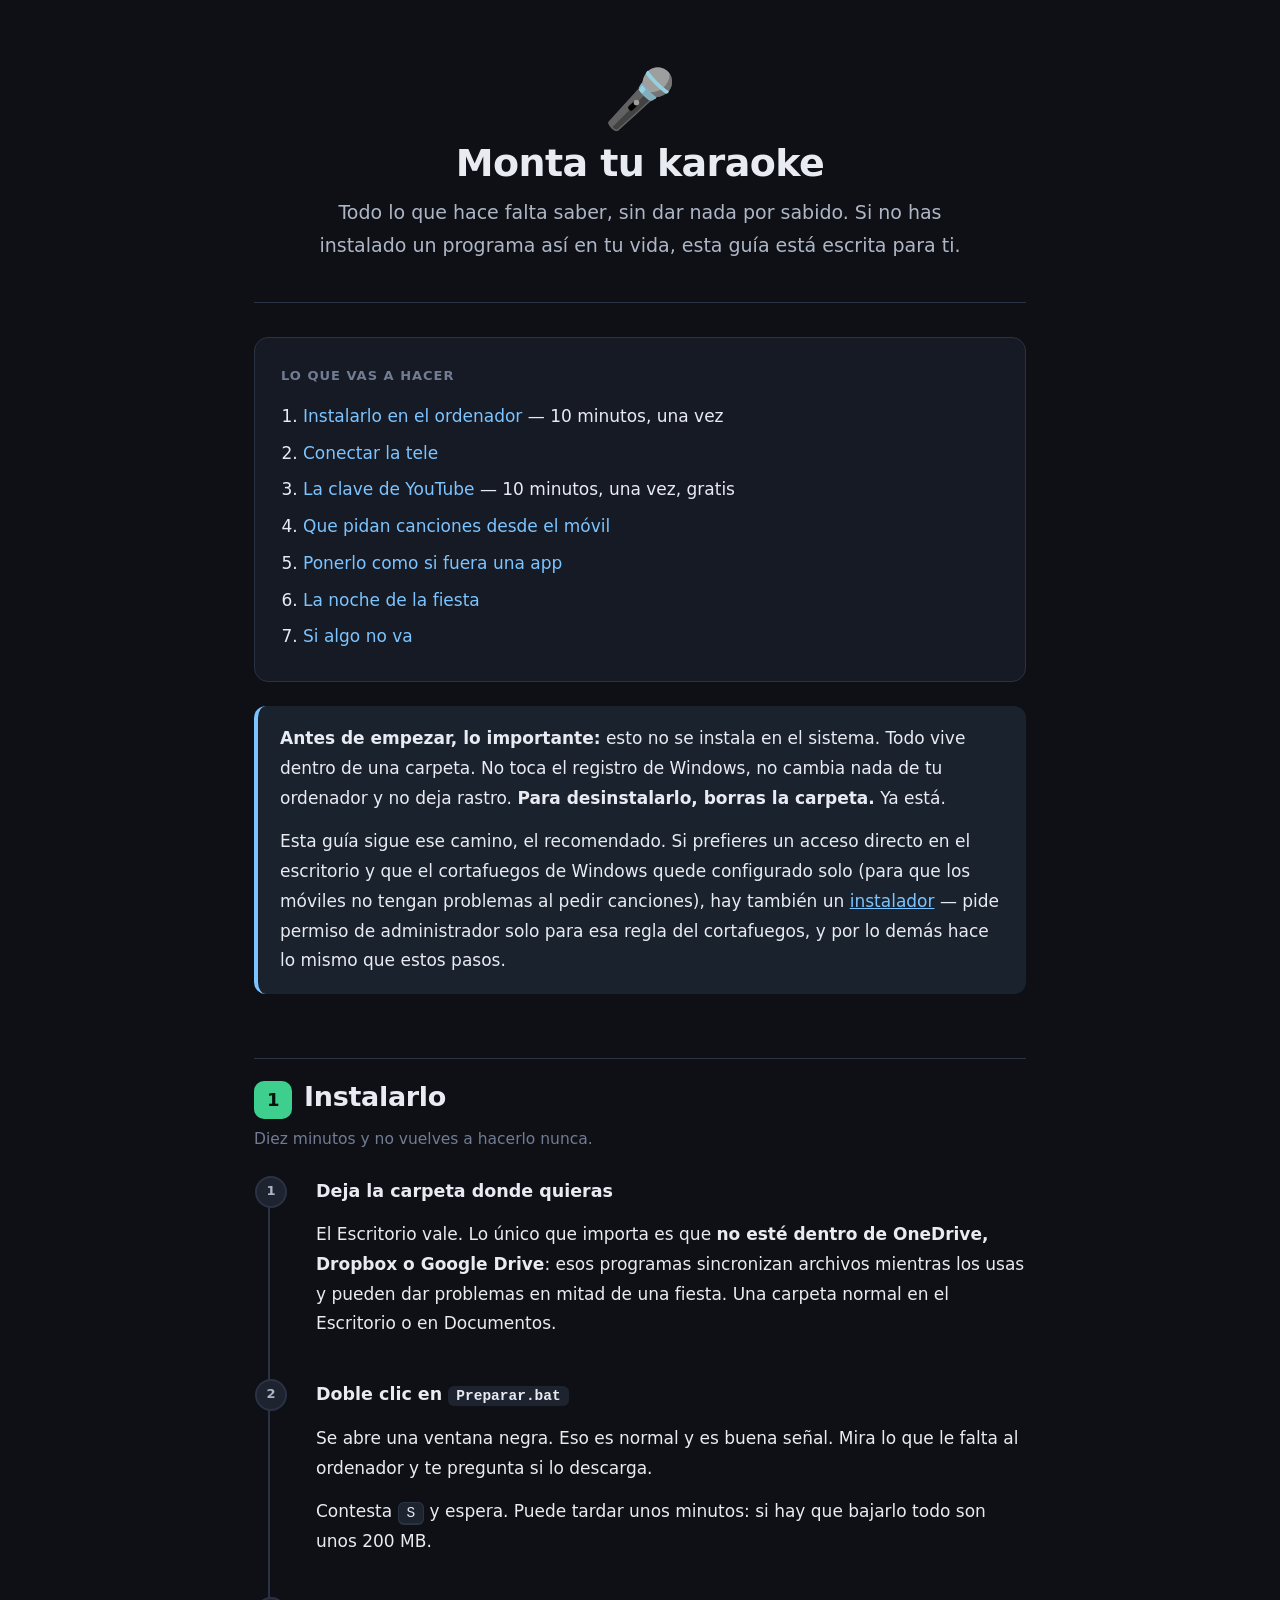
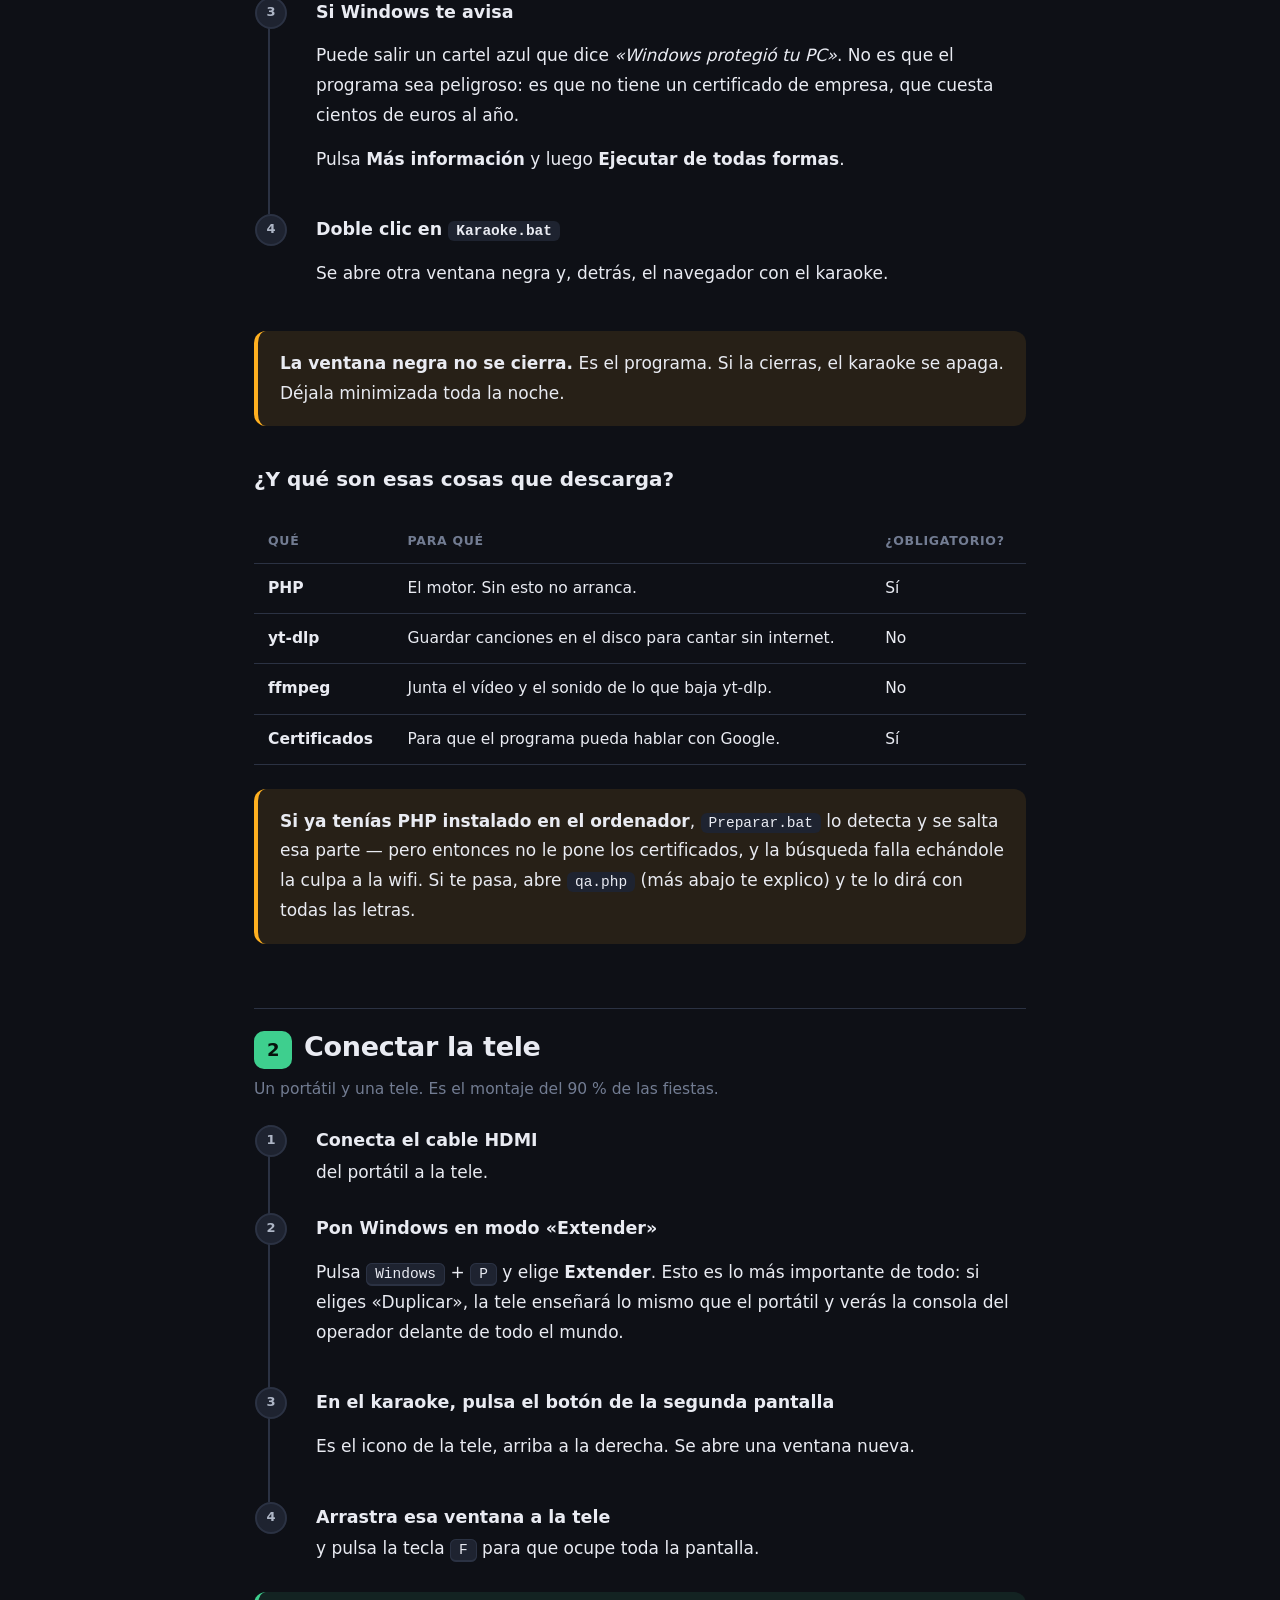
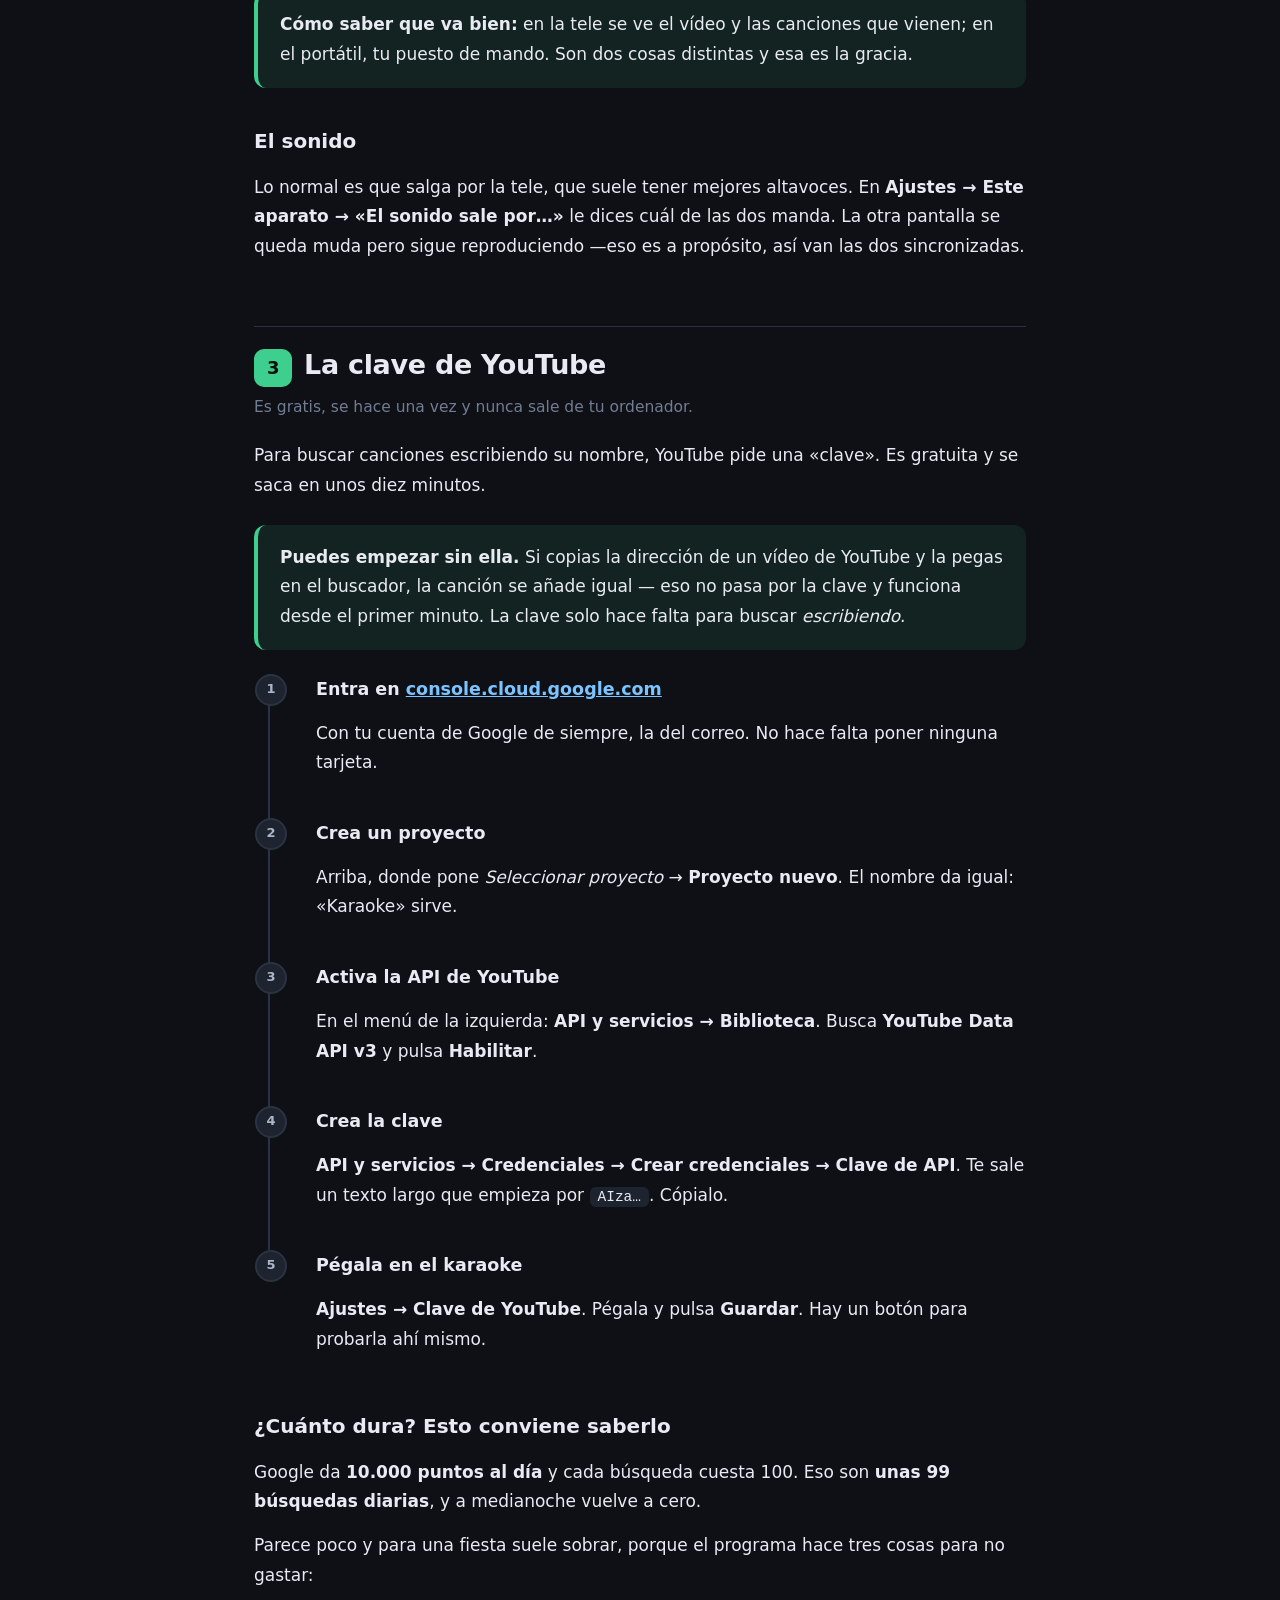
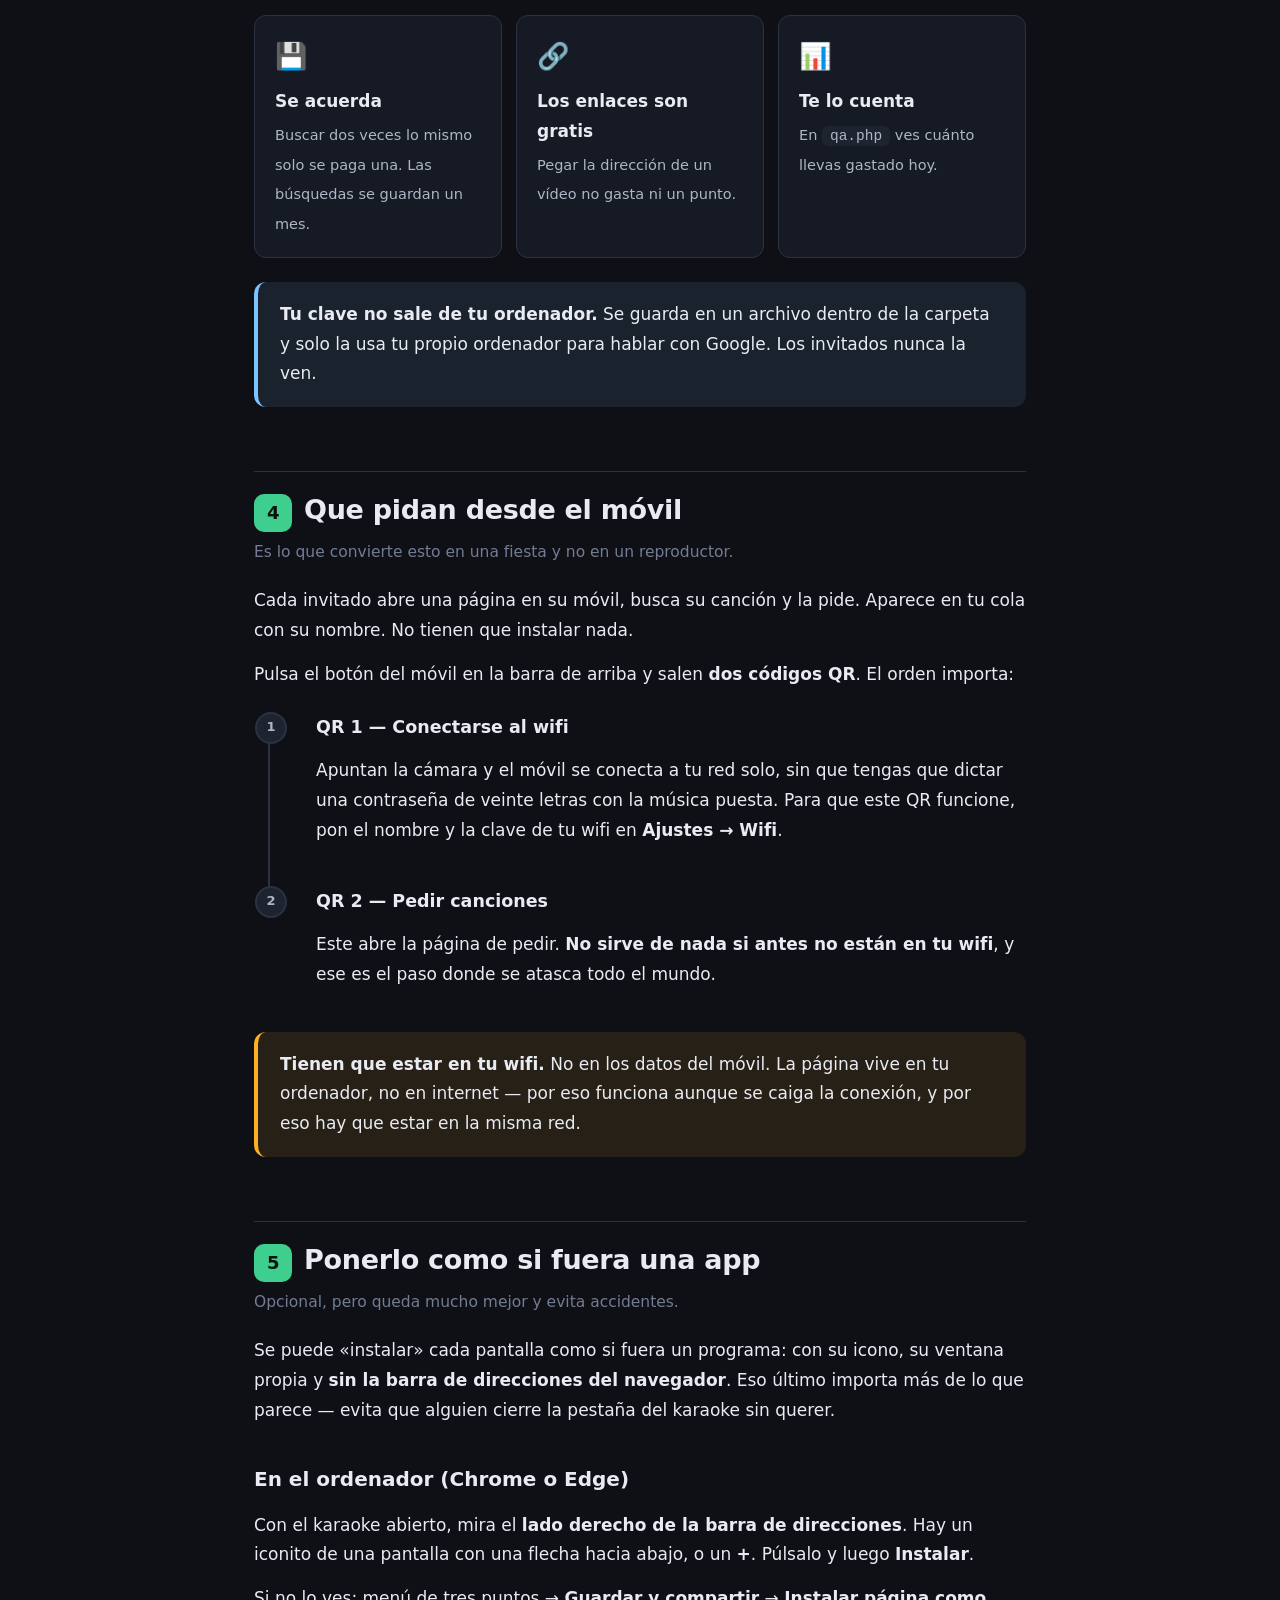
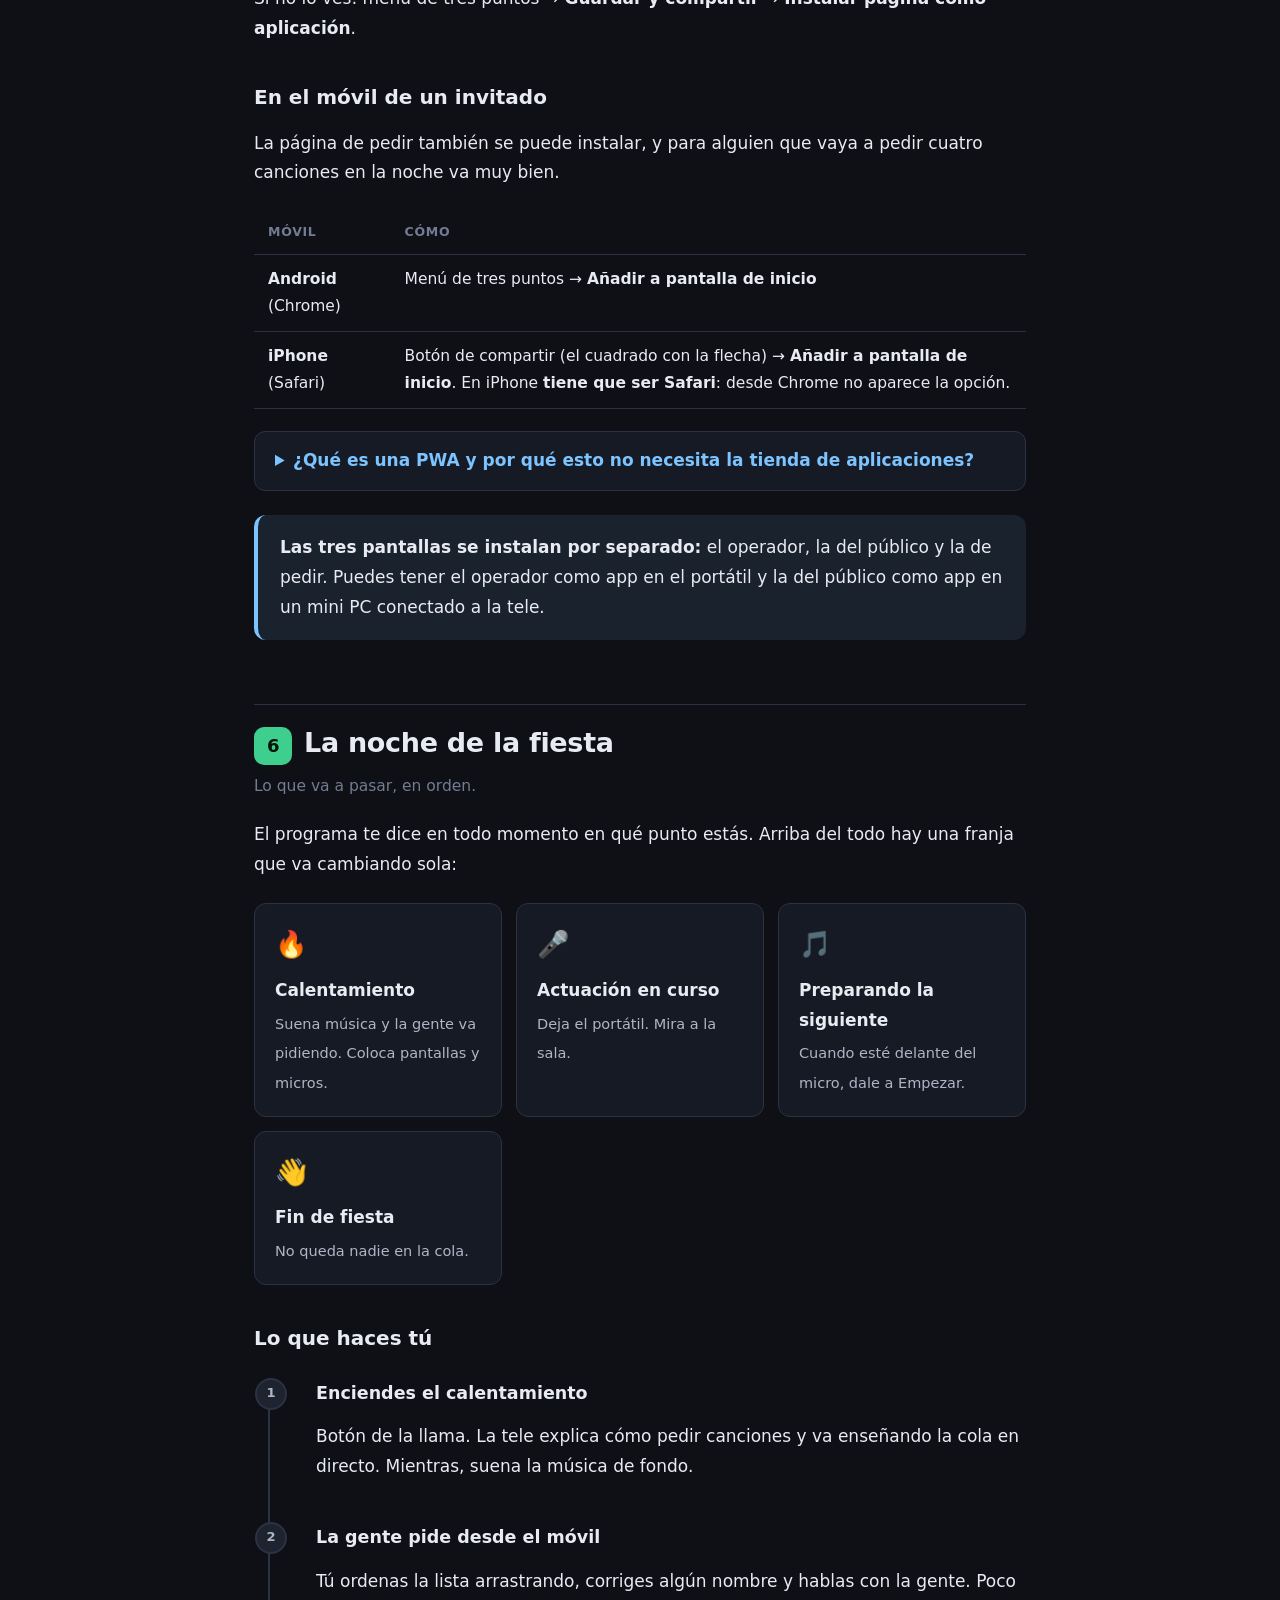
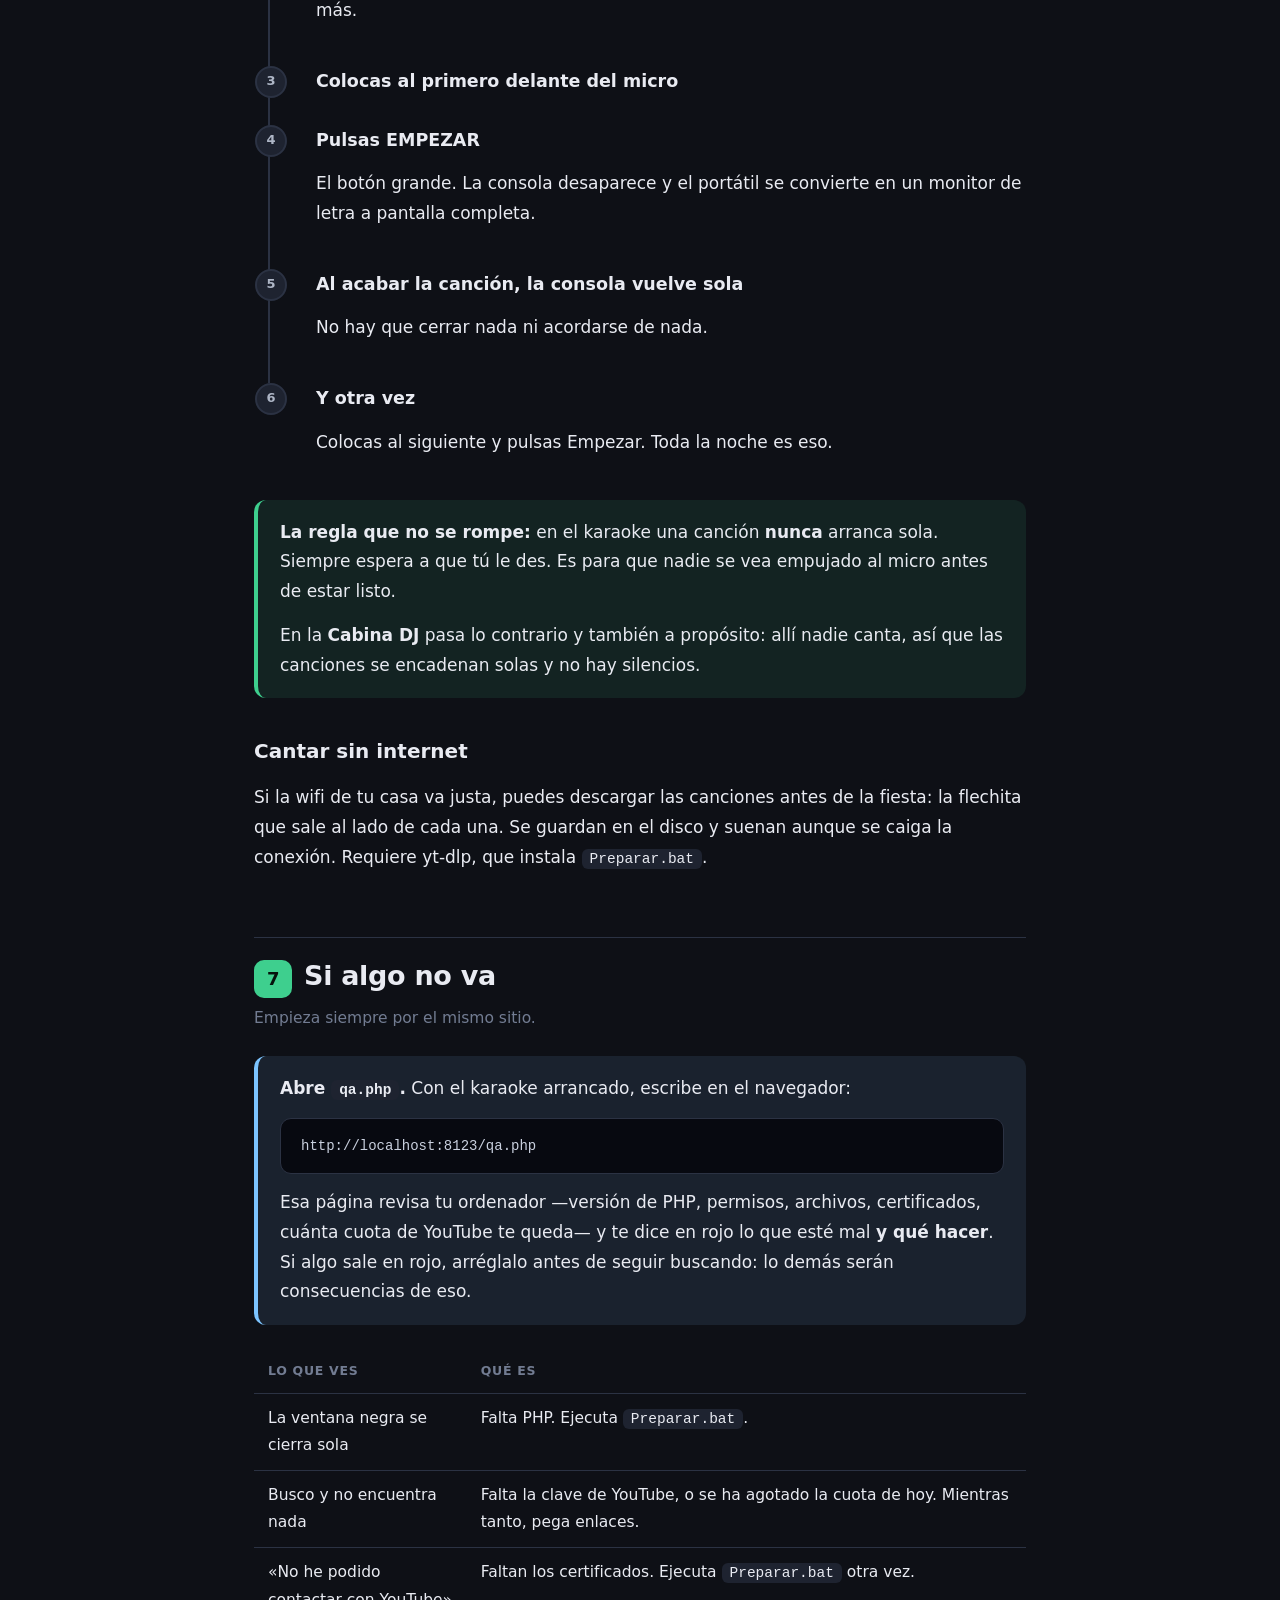
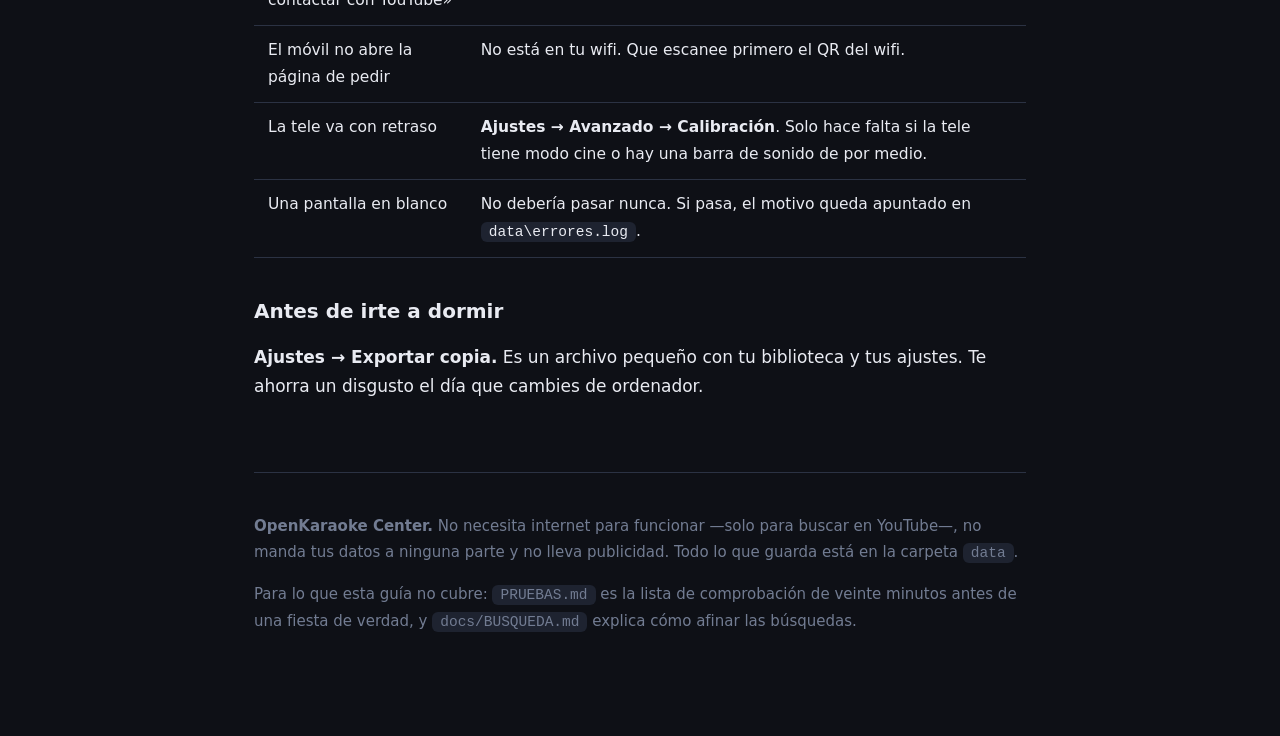
<file: GUIA.html>
<!DOCTYPE html>
<html lang="es">
<head>
<meta charset="UTF-8">
<meta name="viewport" content="width=device-width,initial-scale=1">
<title>Guía de OpenKaraoke Center — montar tu karaoke paso a paso</title>
<style>
  :root{
    --bg:#0e1016; --bg2:#161a24; --bg3:#1e2330; --line:#2b3243;
    --txt:#e9ebf2; --txt2:#aeb6c6; --txt3:#727c92;
    --ac:#3ecf8e; --av:#ffb020; --mal:#ff6b6b; --az:#7cc4ff;
  }
  *{box-sizing:border-box}
  html{scroll-behavior:smooth}
  body{
    margin:0; background:var(--bg); color:var(--txt);
    font:17px/1.75 -apple-system,BlinkMacSystemFont,"Segoe UI",system-ui,sans-serif;
  }
  .wrap{max-width:820px;margin:0 auto;padding:0 24px 90px}

  header.top{
    padding:70px 0 40px; text-align:center;
    border-bottom:1px solid var(--line); margin-bottom:10px;
  }
  header.top .em{font-size:58px;line-height:1}
  h1{font-size:38px;line-height:1.15;margin:14px 0 10px;letter-spacing:-.6px}
  .lead{color:var(--txt2);font-size:19px;max-width:56ch;margin:0 auto}

  nav.indice{
    background:var(--bg2);border:1px solid var(--line);border-radius:14px;
    padding:22px 26px;margin:34px 0 10px;
  }
  nav.indice b{font-size:13px;letter-spacing:1px;text-transform:uppercase;color:var(--txt3)}
  nav.indice ol{margin:12px 0 0;padding-left:22px}
  nav.indice li{margin:7px 0}
  nav.indice a{color:var(--az);text-decoration:none}
  nav.indice a:hover{text-decoration:underline}

  h2{
    font-size:27px;margin:64px 0 6px;letter-spacing:-.3px;
    padding-top:14px;border-top:1px solid var(--line);
  }
  h2 .n{
    display:inline-block;min-width:38px;height:38px;line-height:38px;
    text-align:center;background:var(--ac);color:#06120c;border-radius:10px;
    font-size:18px;font-weight:800;margin-right:12px;
  }
  h3{font-size:20px;margin:36px 0 4px}
  p{margin:14px 0}
  .sub{color:var(--txt3);margin:2px 0 20px;font-size:15.5px}

  ol.pasos{counter-reset:p;list-style:none;padding:0;margin:22px 0}
  ol.pasos>li{
    counter-increment:p;position:relative;padding:0 0 26px 46px;
    border-left:2px solid var(--line);margin-left:14px;
  }
  ol.pasos>li:last-child{border-left-color:transparent;padding-bottom:4px}
  ol.pasos>li::before{
    content:counter(p);position:absolute;left:-15px;top:0;
    width:28px;height:28px;border-radius:50%;background:var(--bg3);
    border:2px solid var(--line);color:var(--txt2);
    font-size:13px;font-weight:800;text-align:center;line-height:25px;
  }
  ol.pasos>li>b{display:block;font-size:17.5px;margin-bottom:2px}

  .caja{border-radius:12px;padding:18px 22px;margin:24px 0;border-left:4px solid}
  .caja p:first-child{margin-top:0} .caja p:last-child{margin-bottom:0}
  .ojo{background:rgba(255,176,32,.10);border-color:var(--av)}
  .bien{background:rgba(62,207,142,.10);border-color:var(--ac)}
  .info{background:rgba(124,196,255,.10);border-color:var(--az)}
  .caja b{color:inherit}

  code,kbd{
    background:var(--bg3);padding:2px 8px;border-radius:6px;
    font-family:ui-monospace,SFMono-Regular,Menlo,monospace;font-size:14.5px;
  }
  kbd{border:1px solid var(--line);border-bottom-width:2px}
  pre{
    background:#070910;border:1px solid var(--line);border-radius:11px;
    padding:16px 20px;overflow:auto;font-size:14px;line-height:1.6;color:#c9d0de;
  }

  table{width:100%;border-collapse:collapse;margin:22px 0;font-size:15.5px}
  th,td{text-align:left;padding:11px 14px;border-bottom:1px solid var(--line);vertical-align:top}
  th{color:var(--txt3);font-size:12.5px;letter-spacing:.7px;text-transform:uppercase}

  .tarjetas{display:grid;grid-template-columns:repeat(auto-fit,minmax(215px,1fr));gap:14px;margin:24px 0}
  .tj{background:var(--bg2);border:1px solid var(--line);border-radius:12px;padding:18px 20px}
  .tj .ic{font-size:26px}
  .tj b{display:block;margin:8px 0 3px}
  .tj span{color:var(--txt2);font-size:14.5px;line-height:1.6}

  details{background:var(--bg2);border:1px solid var(--line);border-radius:11px;
          padding:14px 20px;margin:16px 0}
  summary{cursor:pointer;font-weight:700;color:var(--az)}
  details[open] summary{margin-bottom:10px}

  a{color:var(--az)}
  footer{margin-top:70px;padding-top:26px;border-top:1px solid var(--line);
         color:var(--txt3);font-size:15px}
</style>
</head>
<body>
<div class="wrap">

<header class="top">
  <div class="em">🎤</div>
  <h1>Monta tu karaoke</h1>
  <p class="lead">
    Todo lo que hace falta saber, sin dar nada por sabido. Si no has
    instalado un programa así en tu vida, esta guía está escrita para ti.
  </p>
</header>

<nav class="indice">
  <b>Lo que vas a hacer</b>
  <ol>
    <li><a href="#instalar">Instalarlo en el ordenador</a> — 10 minutos, una vez</li>
    <li><a href="#tele">Conectar la tele</a></li>
    <li><a href="#clave">La clave de YouTube</a> — 10 minutos, una vez, gratis</li>
    <li><a href="#moviles">Que pidan canciones desde el móvil</a></li>
    <li><a href="#pwa">Ponerlo como si fuera una app</a></li>
    <li><a href="#fiesta">La noche de la fiesta</a></li>
    <li><a href="#problemas">Si algo no va</a></li>
  </ol>
</nav>

<div class="caja info">
  <p><b>Antes de empezar, lo importante:</b> esto no se instala en el
  sistema. Todo vive dentro de una carpeta. No toca el registro de
  Windows, no cambia nada de tu ordenador y no deja rastro. <b>Para
  desinstalarlo, borras la carpeta.</b> Ya está.</p>
  <p>Esta guía sigue ese camino, el recomendado. Si prefieres un acceso
  directo en el escritorio y que el cortafuegos de Windows quede
  configurado solo (para que los móviles no tengan problemas al pedir
  canciones), hay también un
  <a href="https://github.com/tizzenn/karaoke-launcher/releases/latest">instalador</a> —
  pide permiso de administrador solo para esa regla del cortafuegos, y
  por lo demás hace lo mismo que estos pasos.</p>
</div>


<h2 id="instalar"><span class="n">1</span>Instalarlo</h2>
<p class="sub">Diez minutos y no vuelves a hacerlo nunca.</p>

<ol class="pasos">
  <li>
    <b>Deja la carpeta donde quieras</b>
    <p>El Escritorio vale. Lo único que importa es que <b>no esté dentro de
    OneDrive, Dropbox o Google Drive</b>: esos programas sincronizan
    archivos mientras los usas y pueden dar problemas en mitad de una
    fiesta. Una carpeta normal en el Escritorio o en Documentos.</p>
  </li>
  <li>
    <b>Doble clic en <code>Preparar.bat</code></b>
    <p>Se abre una ventana negra. Eso es normal y es buena señal. Mira lo
    que le falta al ordenador y te pregunta si lo descarga.</p>
    <p>Contesta <kbd>S</kbd> y espera. Puede tardar unos minutos: si
    hay que bajarlo todo son unos 200 MB.</p>
  </li>
  <li>
    <b>Si Windows te avisa</b>
    <p>Puede salir un cartel azul que dice <i>«Windows protegió tu PC»</i>.
    No es que el programa sea peligroso: es que no tiene un certificado de
    empresa, que cuesta cientos de euros al año.</p>
    <p>Pulsa <b>Más información</b> y luego <b>Ejecutar de todas formas</b>.</p>
  </li>
  <li>
    <b>Doble clic en <code>Karaoke.bat</code></b>
    <p>Se abre otra ventana negra y, detrás, el navegador con el karaoke.</p>
  </li>
</ol>

<div class="caja ojo">
  <p><b>La ventana negra no se cierra.</b> Es el programa. Si la cierras,
  el karaoke se apaga. Déjala minimizada toda la noche.</p>
</div>

<h3>¿Y qué son esas cosas que descarga?</h3>
<table>
  <tr><th>Qué</th><th>Para qué</th><th>¿Obligatorio?</th></tr>
  <tr><td><b>PHP</b></td><td>El motor. Sin esto no arranca.</td><td>Sí</td></tr>
  <tr><td><b>yt-dlp</b></td><td>Guardar canciones en el disco para cantar sin internet.</td><td>No</td></tr>
  <tr><td><b>ffmpeg</b></td><td>Junta el vídeo y el sonido de lo que baja yt-dlp.</td><td>No</td></tr>
  <tr><td><b>Certificados</b></td><td>Para que el programa pueda hablar con Google.</td><td>Sí</td></tr>
</table>

<div class="caja ojo">
  <p><b>Si ya tenías PHP instalado en el ordenador</b>, <code>Preparar.bat</code>
  lo detecta y se salta esa parte — pero entonces no le pone los
  certificados, y la búsqueda falla echándole la culpa a la wifi. Si te
  pasa, abre <code>qa.php</code> (más abajo te explico) y te lo dirá con
  todas las letras.</p>
</div>


<h2 id="tele"><span class="n">2</span>Conectar la tele</h2>
<p class="sub">Un portátil y una tele. Es el montaje del 90 % de las fiestas.</p>

<ol class="pasos">
  <li>
    <b>Conecta el cable HDMI</b> del portátil a la tele.
  </li>
  <li>
    <b>Pon Windows en modo «Extender»</b>
    <p>Pulsa <kbd>Windows</kbd> + <kbd>P</kbd> y elige <b>Extender</b>.
    Esto es lo más importante de todo: si eliges «Duplicar», la tele
    enseñará lo mismo que el portátil y verás la consola del operador
    delante de todo el mundo.</p>
  </li>
  <li>
    <b>En el karaoke, pulsa el botón de la segunda pantalla</b>
    <p>Es el icono de la tele, arriba a la derecha. Se abre una ventana
    nueva.</p>
  </li>
  <li>
    <b>Arrastra esa ventana a la tele</b> y pulsa la tecla <kbd>F</kbd>
    para que ocupe toda la pantalla.
  </li>
</ol>

<div class="caja bien">
  <p><b>Cómo saber que va bien:</b> en la tele se ve el vídeo y las
  canciones que vienen; en el portátil, tu puesto de mando. Son dos cosas
  distintas y esa es la gracia.</p>
</div>

<h3>El sonido</h3>
<p>Lo normal es que salga por la tele, que suele tener mejores altavoces.
En <b>Ajustes → Este aparato → «El sonido sale por…»</b> le dices cuál de
las dos manda. La otra pantalla se queda muda pero sigue reproduciendo
—eso es a propósito, así van las dos sincronizadas.</p>


<h2 id="clave"><span class="n">3</span>La clave de YouTube</h2>
<p class="sub">Es gratis, se hace una vez y nunca sale de tu ordenador.</p>

<p>Para buscar canciones escribiendo su nombre, YouTube pide una
«clave». Es gratuita y se saca en unos diez minutos.</p>

<div class="caja bien">
  <p><b>Puedes empezar sin ella.</b> Si copias la dirección de un vídeo de
  YouTube y la pegas en el buscador, la canción se añade igual — eso no
  pasa por la clave y funciona desde el primer minuto. La clave solo hace
  falta para buscar <i>escribiendo</i>.</p>
</div>

<ol class="pasos">
  <li>
    <b>Entra en <a href="https://console.cloud.google.com" target="_blank" rel="noopener">console.cloud.google.com</a></b>
    <p>Con tu cuenta de Google de siempre, la del correo. No hace falta
    poner ninguna tarjeta.</p>
  </li>
  <li>
    <b>Crea un proyecto</b>
    <p>Arriba, donde pone <i>Seleccionar proyecto</i> → <b>Proyecto
    nuevo</b>. El nombre da igual: «Karaoke» sirve.</p>
  </li>
  <li>
    <b>Activa la API de YouTube</b>
    <p>En el menú de la izquierda: <b>API y servicios → Biblioteca</b>.
    Busca <b>YouTube Data API v3</b> y pulsa <b>Habilitar</b>.</p>
  </li>
  <li>
    <b>Crea la clave</b>
    <p><b>API y servicios → Credenciales → Crear credenciales → Clave de
    API</b>. Te sale un texto largo que empieza por <code>AIza…</code>.
    Cópialo.</p>
  </li>
  <li>
    <b>Pégala en el karaoke</b>
    <p><b>Ajustes → Clave de YouTube</b>. Pégala y pulsa <b>Guardar</b>.
    Hay un botón para probarla ahí mismo.</p>
  </li>
</ol>

<h3>¿Cuánto dura? Esto conviene saberlo</h3>
<p>Google da <b>10.000 puntos al día</b> y cada búsqueda cuesta 100. Eso
son <b>unas 99 búsquedas diarias</b>, y a medianoche vuelve a cero.</p>
<p>Parece poco y para una fiesta suele sobrar, porque el programa hace
tres cosas para no gastar:</p>
<div class="tarjetas">
  <div class="tj"><div class="ic">💾</div><b>Se acuerda</b>
    <span>Buscar dos veces lo mismo solo se paga una. Las búsquedas se
    guardan un mes.</span></div>
  <div class="tj"><div class="ic">🔗</div><b>Los enlaces son gratis</b>
    <span>Pegar la dirección de un vídeo no gasta ni un punto.</span></div>
  <div class="tj"><div class="ic">📊</div><b>Te lo cuenta</b>
    <span>En <code>qa.php</code> ves cuánto llevas gastado hoy.</span></div>
</div>

<div class="caja info">
  <p><b>Tu clave no sale de tu ordenador.</b> Se guarda en un archivo
  dentro de la carpeta y solo la usa tu propio ordenador para hablar con
  Google. Los invitados nunca la ven.</p>
</div>


<h2 id="moviles"><span class="n">4</span>Que pidan desde el móvil</h2>
<p class="sub">Es lo que convierte esto en una fiesta y no en un reproductor.</p>

<p>Cada invitado abre una página en su móvil, busca su canción y la pide.
Aparece en tu cola con su nombre. No tienen que instalar nada.</p>

<p>Pulsa el botón del móvil en la barra de arriba y salen <b>dos códigos
QR</b>. El orden importa:</p>

<ol class="pasos">
  <li>
    <b>QR 1 — Conectarse al wifi</b>
    <p>Apuntan la cámara y el móvil se conecta a tu red solo, sin que
    tengas que dictar una contraseña de veinte letras con la música
    puesta. Para que este QR funcione, pon el nombre y la clave de tu wifi
    en <b>Ajustes → Wifi</b>.</p>
  </li>
  <li>
    <b>QR 2 — Pedir canciones</b>
    <p>Este abre la página de pedir. <b>No sirve de nada si antes no están
    en tu wifi</b>, y ese es el paso donde se atasca todo el mundo.</p>
  </li>
</ol>

<div class="caja ojo">
  <p><b>Tienen que estar en tu wifi.</b> No en los datos del móvil. La
  página vive en tu ordenador, no en internet — por eso funciona aunque se
  caiga la conexión, y por eso hay que estar en la misma red.</p>
</div>


<h2 id="pwa"><span class="n">5</span>Ponerlo como si fuera una app</h2>
<p class="sub">Opcional, pero queda mucho mejor y evita accidentes.</p>

<p>Se puede «instalar» cada pantalla como si fuera un programa: con su
icono, su ventana propia y <b>sin la barra de direcciones del navegador</b>.
Eso último importa más de lo que parece — evita que alguien cierre la
pestaña del karaoke sin querer.</p>

<h3>En el ordenador (Chrome o Edge)</h3>
<p>Con el karaoke abierto, mira el <b>lado derecho de la barra de
direcciones</b>. Hay un iconito de una pantalla con una flecha hacia
abajo, o un <b>+</b>. Púlsalo y luego <b>Instalar</b>.</p>
<p>Si no lo ves: menú de tres puntos → <b>Guardar y compartir</b> →
<b>Instalar página como aplicación</b>.</p>

<h3>En el móvil de un invitado</h3>
<p>La página de pedir también se puede instalar, y para alguien que vaya a
pedir cuatro canciones en la noche va muy bien.</p>
<table>
  <tr><th>Móvil</th><th>Cómo</th></tr>
  <tr><td><b>Android</b> (Chrome)</td>
      <td>Menú de tres puntos → <b>Añadir a pantalla de inicio</b></td></tr>
  <tr><td><b>iPhone</b> (Safari)</td>
      <td>Botón de compartir (el cuadrado con la flecha) → <b>Añadir a
      pantalla de inicio</b>. En iPhone <b>tiene que ser Safari</b>: desde
      Chrome no aparece la opción.</td></tr>
</table>

<details>
  <summary>¿Qué es una PWA y por qué esto no necesita la tienda de aplicaciones?</summary>
  <p>Una PWA es una página web que el móvil trata como si fuera una app:
  icono propio, pantalla completa y funciona aunque falle la conexión.</p>
  <p>La ventaja aquí es doble. No hay que publicar nada en Google Play ni
  en la App Store —lo que significa que no hay revisiones, ni cuotas, ni
  que nadie pueda retirarla— y tus invitados no tienen que descargar
  nada. Y como la página está guardada en el móvil, si el router
  parpadea a mitad de fiesta la pantalla no se queda en blanco.</p>
</details>

<div class="caja info">
  <p><b>Las tres pantallas se instalan por separado:</b> el operador, la
  del público y la de pedir. Puedes tener el operador como app en el
  portátil y la del público como app en un mini PC conectado a la tele.</p>
</div>


<h2 id="fiesta"><span class="n">6</span>La noche de la fiesta</h2>
<p class="sub">Lo que va a pasar, en orden.</p>

<p>El programa te dice en todo momento en qué punto estás. Arriba del
todo hay una franja que va cambiando sola:</p>

<div class="tarjetas">
  <div class="tj"><div class="ic">🔥</div><b>Calentamiento</b>
    <span>Suena música y la gente va pidiendo. Coloca pantallas y micros.</span></div>
  <div class="tj"><div class="ic">🎤</div><b>Actuación en curso</b>
    <span>Deja el portátil. Mira a la sala.</span></div>
  <div class="tj"><div class="ic">🎵</div><b>Preparando la siguiente</b>
    <span>Cuando esté delante del micro, dale a Empezar.</span></div>
  <div class="tj"><div class="ic">👋</div><b>Fin de fiesta</b>
    <span>No queda nadie en la cola.</span></div>
</div>

<h3>Lo que haces tú</h3>
<ol class="pasos">
  <li><b>Enciendes el calentamiento</b>
    <p>Botón de la llama. La tele explica cómo pedir canciones y va
    enseñando la cola en directo. Mientras, suena la música de fondo.</p></li>
  <li><b>La gente pide desde el móvil</b>
    <p>Tú ordenas la lista arrastrando, corriges algún nombre y hablas con
    la gente. Poco más.</p></li>
  <li><b>Colocas al primero delante del micro</b></li>
  <li><b>Pulsas EMPEZAR</b>
    <p>El botón grande. La consola desaparece y el portátil se convierte
    en un monitor de letra a pantalla completa.</p></li>
  <li><b>Al acabar la canción, la consola vuelve sola</b>
    <p>No hay que cerrar nada ni acordarse de nada.</p></li>
  <li><b>Y otra vez</b>
    <p>Colocas al siguiente y pulsas Empezar. Toda la noche es eso.</p></li>
</ol>

<div class="caja bien">
  <p><b>La regla que no se rompe:</b> en el karaoke una canción
  <b>nunca</b> arranca sola. Siempre espera a que tú le des. Es para que
  nadie se vea empujado al micro antes de estar listo.</p>
  <p>En la <b>Cabina DJ</b> pasa lo contrario y también a propósito: allí
  nadie canta, así que las canciones se encadenan solas y no hay silencios.</p>
</div>

<h3>Cantar sin internet</h3>
<p>Si la wifi de tu casa va justa, puedes descargar las canciones antes de
la fiesta: la flechita que sale al lado de cada una. Se guardan en el
disco y suenan aunque se caiga la conexión. Requiere yt-dlp, que instala
<code>Preparar.bat</code>.</p>


<h2 id="problemas"><span class="n">7</span>Si algo no va</h2>
<p class="sub">Empieza siempre por el mismo sitio.</p>

<div class="caja info">
  <p><b>Abre <code>qa.php</code>.</b> Con el karaoke arrancado, escribe en
  el navegador:</p>
  <pre>http://localhost:8123/qa.php</pre>
  <p>Esa página revisa tu ordenador —versión de PHP, permisos, archivos,
  certificados, cuánta cuota de YouTube te queda— y te dice en rojo lo que
  esté mal <b>y qué hacer</b>. Si algo sale en rojo, arréglalo antes de
  seguir buscando: lo demás serán consecuencias de eso.</p>
</div>

<table>
  <tr><th>Lo que ves</th><th>Qué es</th></tr>
  <tr><td>La ventana negra se cierra sola</td>
      <td>Falta PHP. Ejecuta <code>Preparar.bat</code>.</td></tr>
  <tr><td>Busco y no encuentra nada</td>
      <td>Falta la clave de YouTube, o se ha agotado la cuota de hoy.
      Mientras tanto, pega enlaces.</td></tr>
  <tr><td>«No he podido contactar con YouTube»</td>
      <td>Faltan los certificados. Ejecuta <code>Preparar.bat</code> otra vez.</td></tr>
  <tr><td>El móvil no abre la página de pedir</td>
      <td>No está en tu wifi. Que escanee primero el QR del wifi.</td></tr>
  <tr><td>La tele va con retraso</td>
      <td><b>Ajustes → Avanzado → Calibración</b>. Solo hace falta si la
      tele tiene modo cine o hay una barra de sonido de por medio.</td></tr>
  <tr><td>Una pantalla en blanco</td>
      <td>No debería pasar nunca. Si pasa, el motivo queda apuntado en
      <code>data\errores.log</code>.</td></tr>
</table>

<h3>Antes de irte a dormir</h3>
<p><b>Ajustes → Exportar copia.</b> Es un archivo pequeño con tu
biblioteca y tus ajustes. Te ahorra un disgusto el día que cambies de
ordenador.</p>


<footer>
  <p><b>OpenKaraoke Center.</b> No necesita internet para funcionar —solo
  para buscar en YouTube—, no manda tus datos a ninguna parte y no lleva
  publicidad. Todo lo que guarda está en la carpeta <code>data</code>.</p>
  <p>Para lo que esta guía no cubre: <code>PRUEBAS.md</code> es la lista de
  comprobación de veinte minutos antes de una fiesta de verdad, y
  <code>docs/BUSQUEDA.md</code> explica cómo afinar las búsquedas.</p>
</footer>

</div>
</body>
</html>
</file>
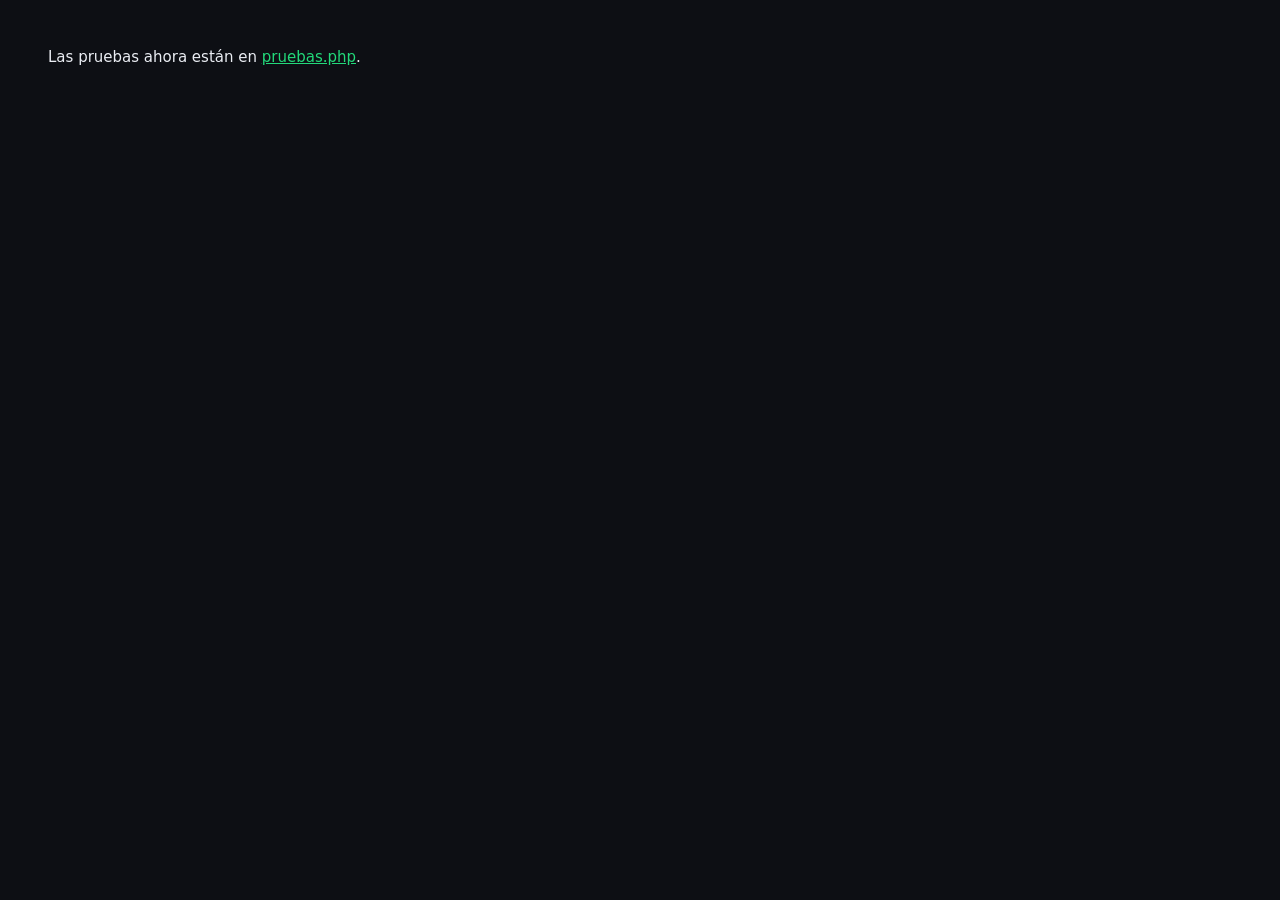
<file: pruebas/pruebas.html>
<!DOCTYPE html><html lang="es"><meta charset="UTF-8">
<title>Se ha movido</title>
<meta http-equiv="refresh" content="0;url=pruebas.php">
<!-- La suite ahora es pruebas.php, para que el servidor pueda negarla a
     quien no esté en el propio ordenador. Este archivo es solo el puente
     para quien tenga el enlace viejo: se puede borrar sin miedo. -->
<body style="background:#0d0f14;color:#eaedf3;font:15px system-ui;padding:40px">
Las pruebas ahora están en <a style="color:#22d97a" href="pruebas.php">pruebas.php</a>.
</body></html>
</file>
